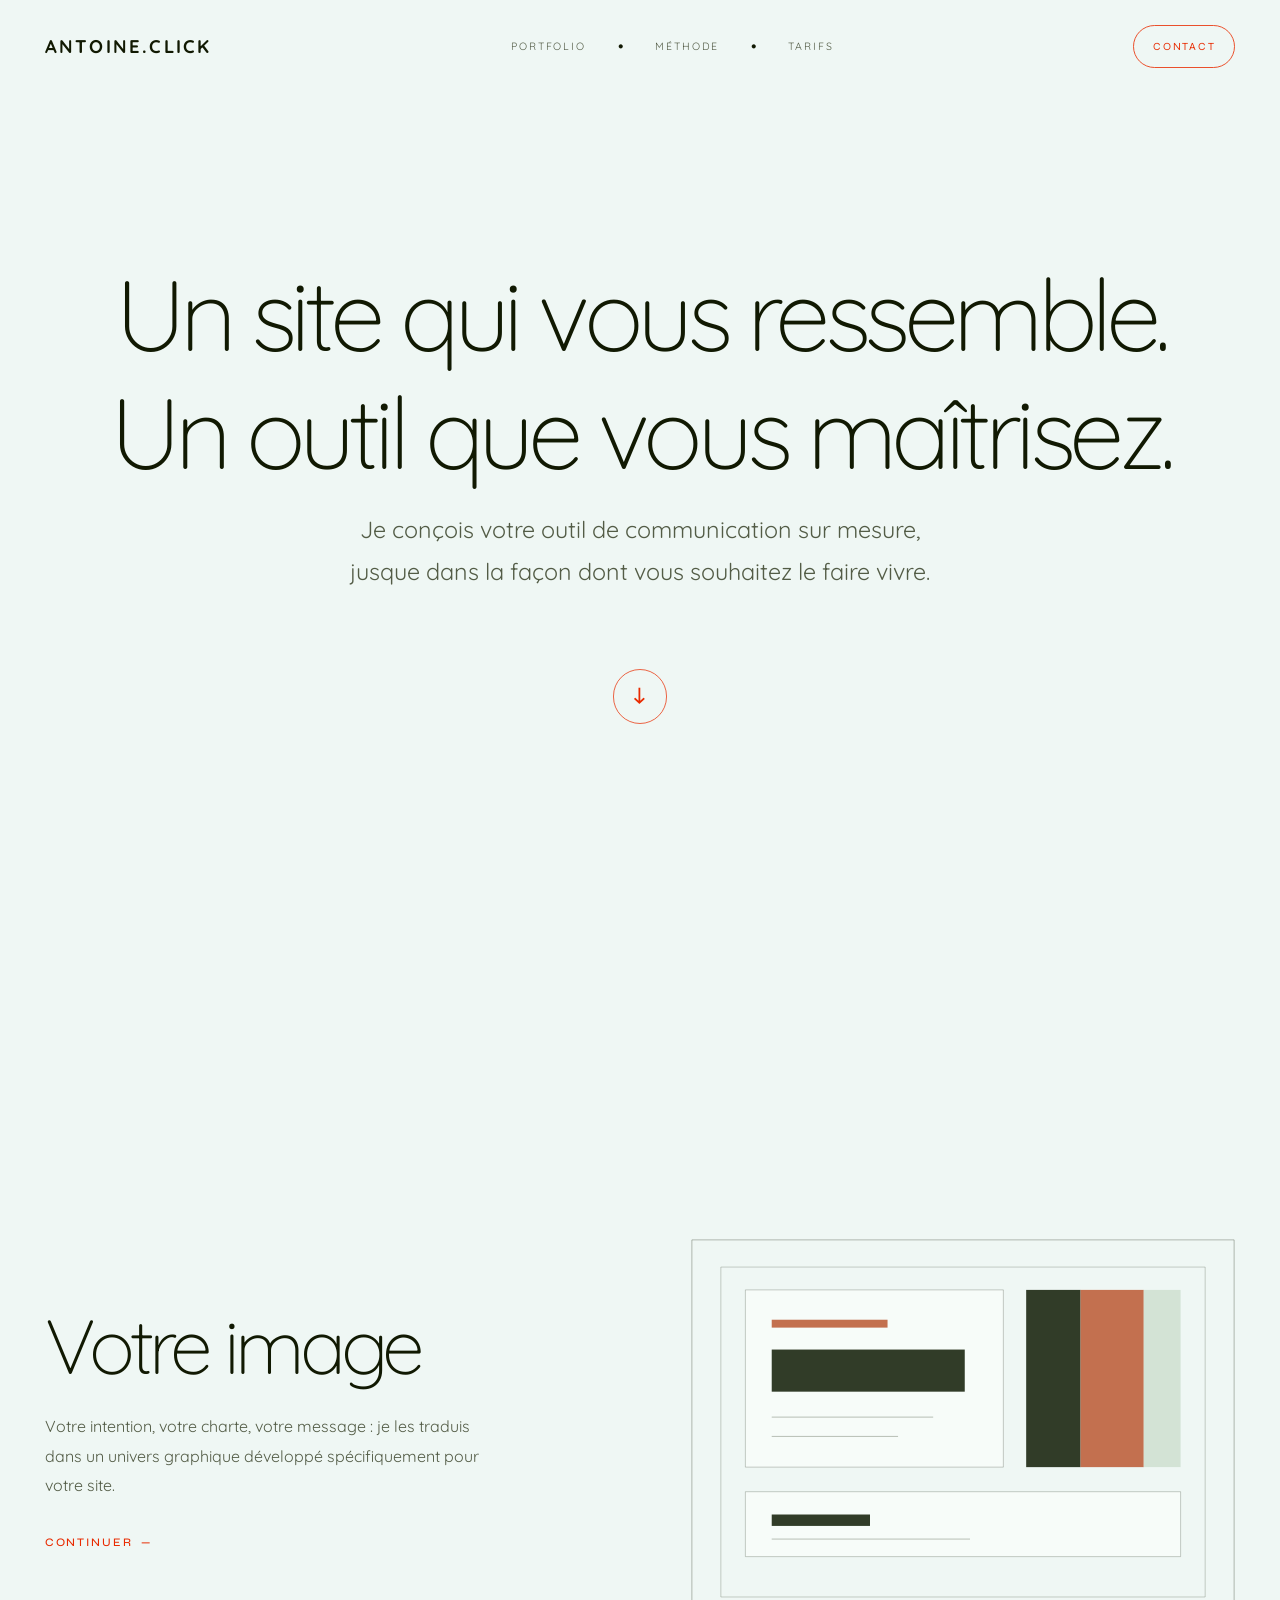
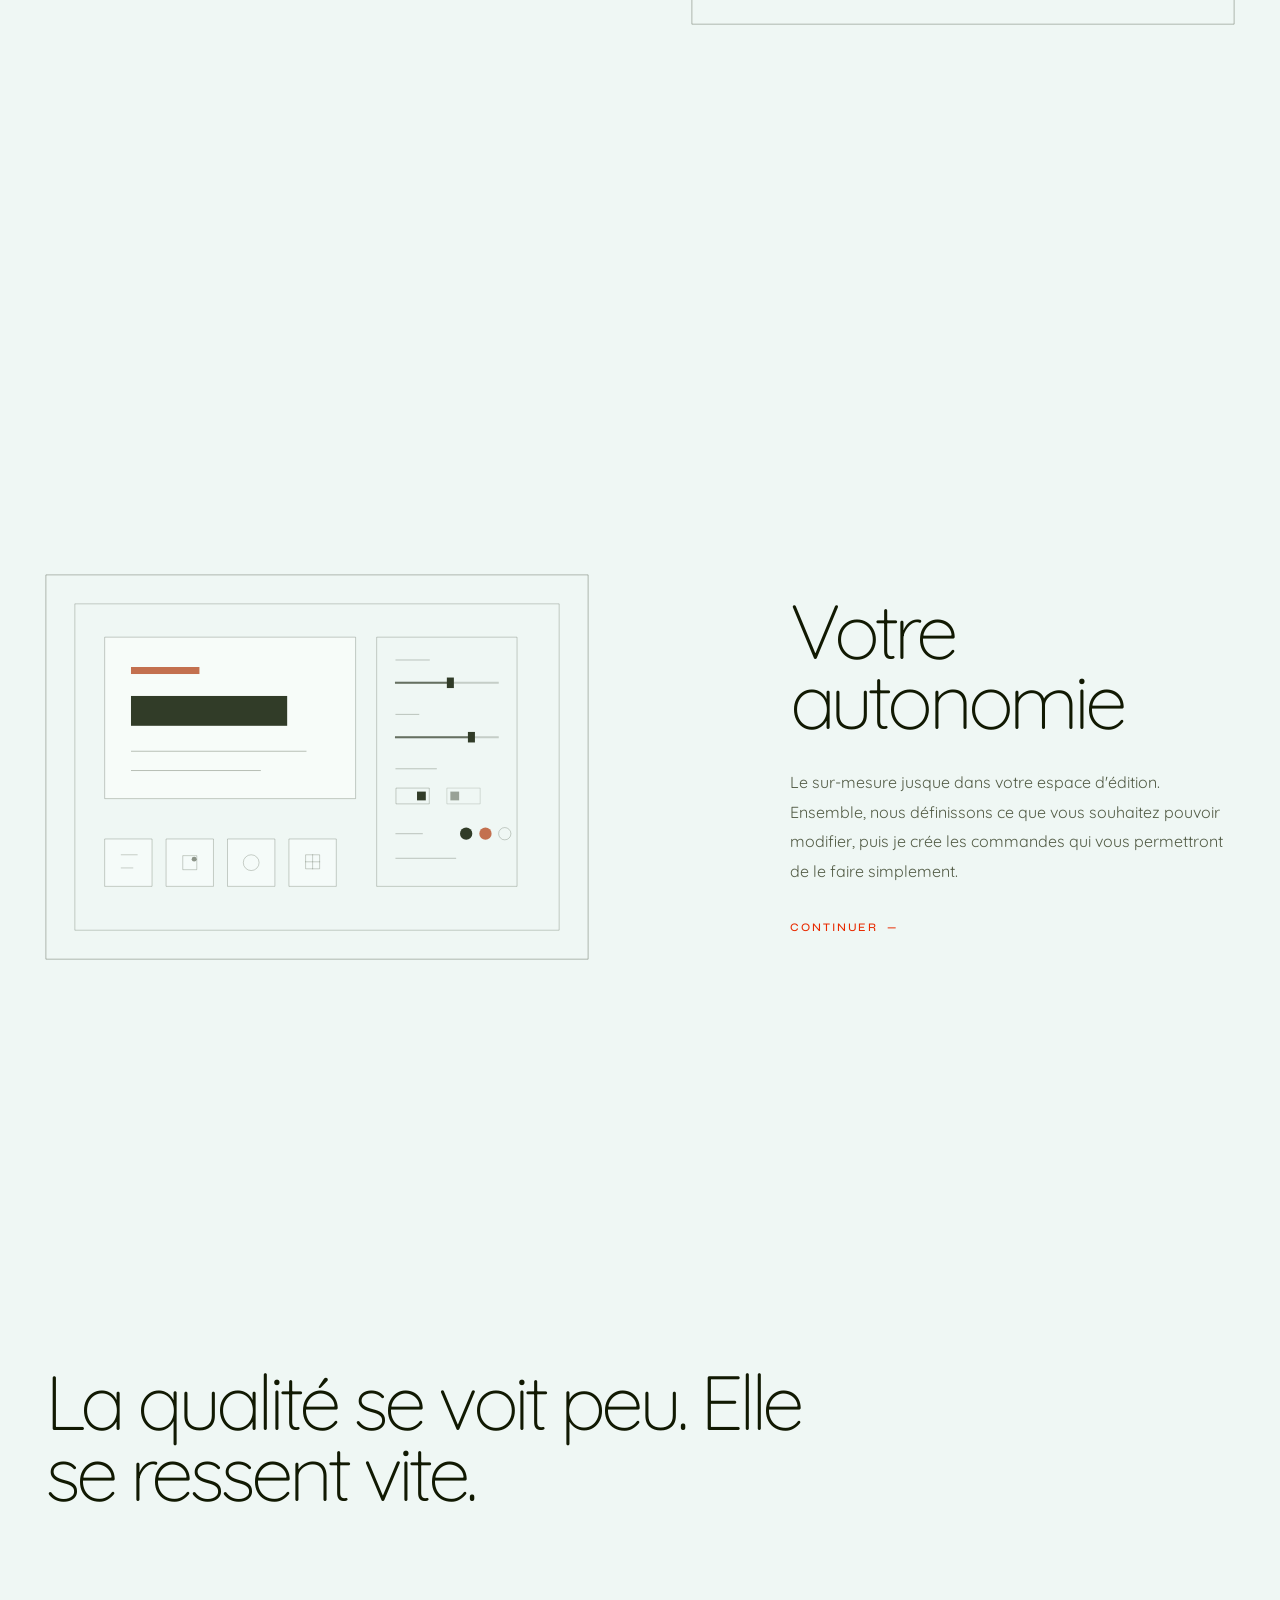
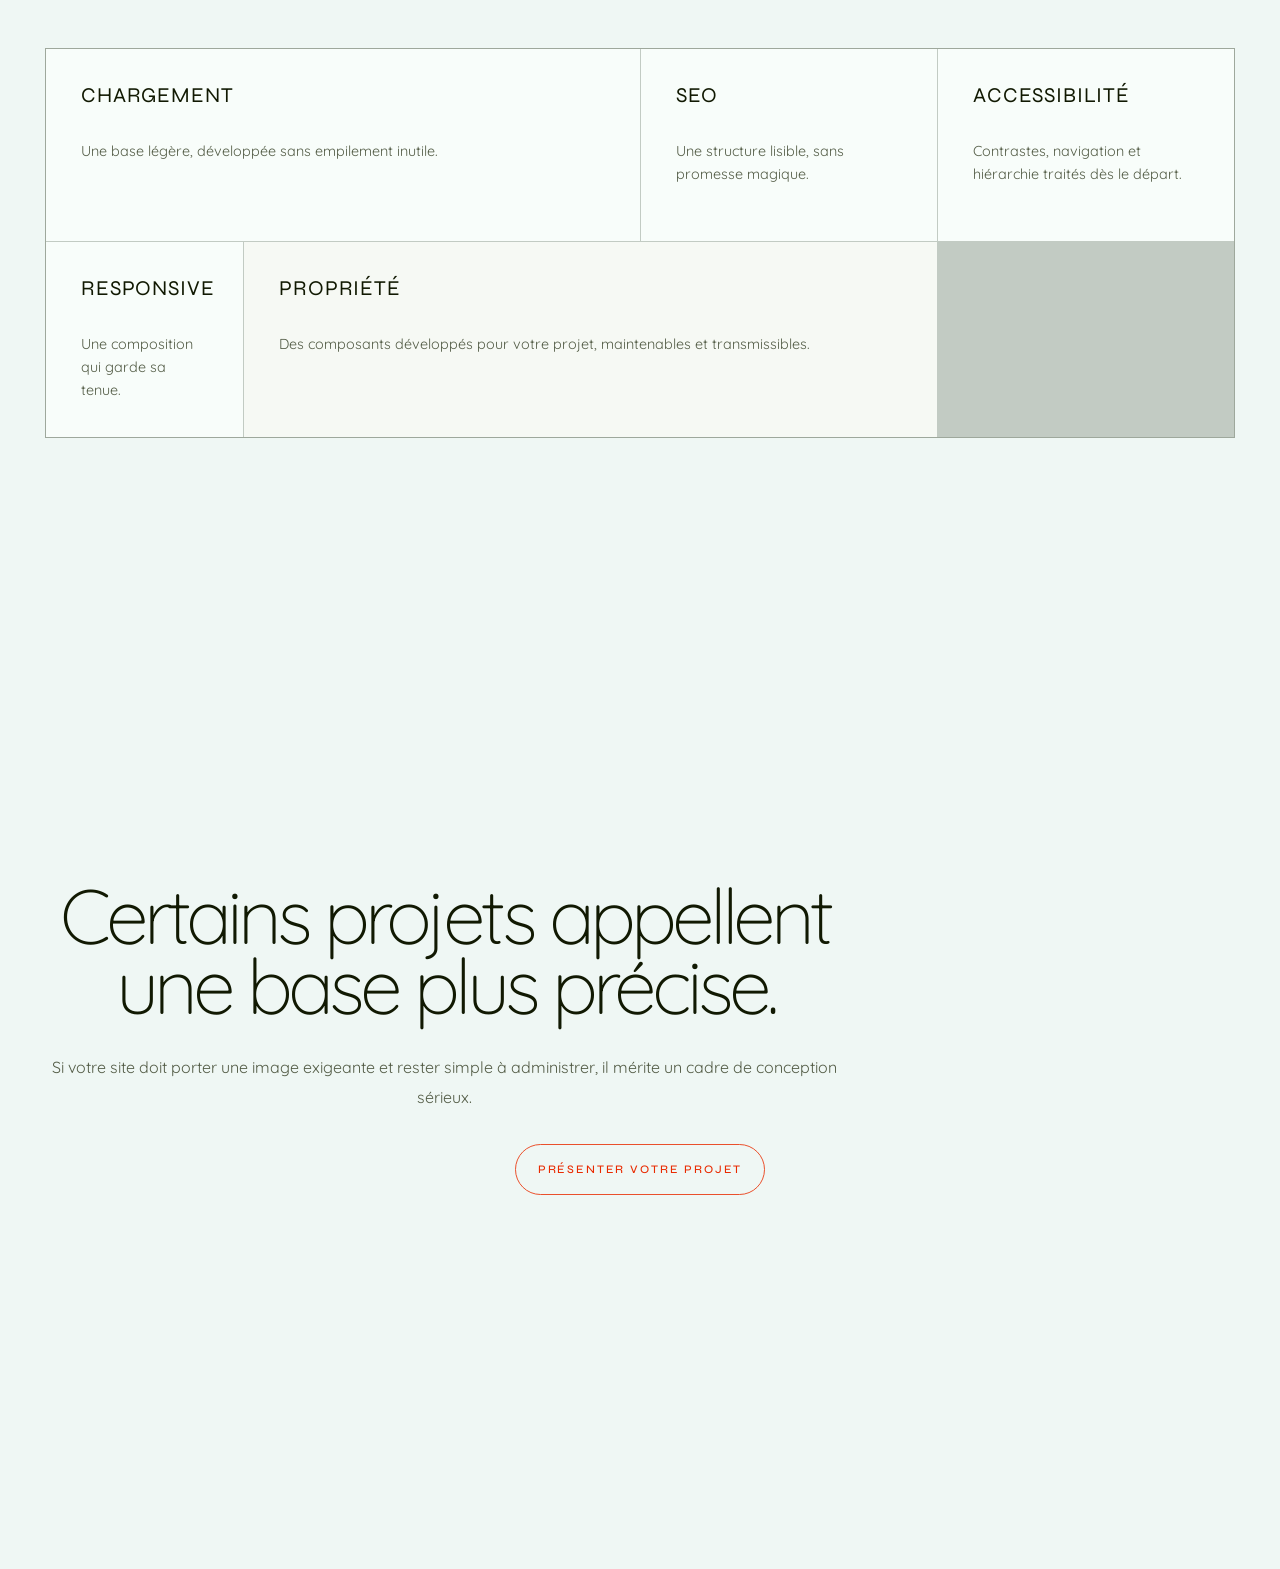
<file: index.html>
<!doctype html>
<html lang="fr">
  <head>
    <meta charset="UTF-8">
    <meta name="viewport" content="width=device-width, initial-scale=1">
    <meta
      name="description"
      content="Prototype du futur site d’Antoine, fondé sur la direction éditoriale manifeste validée."
    >
    <title>Antoine — Sites vitrines sur mesure</title>
    <link rel="preconnect" href="https://fonts.googleapis.com">
    <link rel="preconnect" href="https://fonts.gstatic.com" crossorigin>
    <link
      href="https://fonts.googleapis.com/css2?family=Quicksand:wght@300;400;500&family=Syne:wght@400;500&display=swap"
      rel="stylesheet"
    >
    <link rel="stylesheet" href="editorial.css">
  </head>
  <body>
    <a class="skip-link" href="#main">Aller au contenu</a>

    <header class="site-header stage" aria-label="En-tête du site">
      <div class="site-header__content stage-content">
        <a class="brand" href="index.html" aria-label="Antoine.click, accueil">
          <span class="brand__name">Antoine.click</span>
        </a>

        <button
          class="nav-toggle"
          type="button"
          aria-expanded="false"
          aria-controls="site-nav"
        >
          <span class="nav-toggle__icon" aria-hidden="true">
            <span></span>
            <span></span>
            <span></span>
          </span>
          <span class="visually-hidden">Ouvrir le menu</span>
        </button>

        <a class="contact-link" href="#contact">Contact</a>

        <nav
          class="site-nav"
          id="site-nav"
          aria-label="Navigation principale"
          aria-hidden="true"
          inert
        >
          <a href="portfolio.html">Portfolio</a>
          <span class="site-nav__separator" aria-hidden="true">•</span>
          <a href="methode.html">Méthode</a>
          <span class="site-nav__separator" aria-hidden="true">•</span>
          <a href="tarifs.html">Tarifs</a>
        </nav>
      </div>
    </header>

    <main id="main">
      <section class="stage" aria-labelledby="hero-title">
        <div class="stage-content hero">
          <h1 id="hero-title">
            <span>Un site qui vous ressemble.</span>
            <span>Un outil que vous maîtrisez.</span>
          </h1>
          <p class="hero__intro">
            Je conçois votre outil de communication sur mesure, jusque dans la
            façon dont vous souhaitez le faire vivre.
          </p>
          <div class="hero__actions">
            <a class="scroll-cue" href="#image" aria-label="Découvrir la suite">
              <span aria-hidden="true">↓</span>
            </a>
          </div>
        </div>
      </section>

      <section class="stage" id="image" aria-labelledby="image-title">
        <div class="stage-content editorial-block">
        <div class="editorial-block__copy">
          <h2 id="image-title">Votre image</h2>
          <p>
            Votre intention, votre charte, votre message : je les traduis dans
            un univers graphique développé spécifiquement pour votre site.
          </p>
          <a class="read-link" href="#edition">Continuer <span aria-hidden="true">—</span></a>
        </div>

        <svg class="visual-svg visual-svg--identity" viewBox="0 0 620 440" role="img" aria-label="Étude graphique abstraite">
          <rect class="visual-svg__frame" x="1" y="1" width="618" height="438"></rect>
          <rect class="visual-svg__thin" x="34" y="32" width="552" height="376"></rect>
          <rect class="visual-svg__paper" x="62" y="58" width="294" height="202"></rect>
          <rect class="visual-svg__accent" x="92" y="92" width="132" height="9"></rect>
          <rect class="visual-svg__strong" x="92" y="126" width="220" height="48"></rect>
          <path class="visual-svg__line" d="M92 203H276"></path>
          <path class="visual-svg__line" d="M92 225H236"></path>
          <rect class="visual-svg__swatch visual-svg__swatch--dark" x="382" y="58" width="62" height="202"></rect>
          <rect class="visual-svg__swatch visual-svg__swatch--accent" x="444" y="58" width="72" height="202"></rect>
          <rect class="visual-svg__swatch visual-svg__swatch--light" x="516" y="58" width="42" height="202"></rect>
          <rect class="visual-svg__paper" x="62" y="288" width="496" height="74"></rect>
          <rect class="visual-svg__strong" x="92" y="314" width="112" height="13"></rect>
          <path class="visual-svg__line" d="M92 342H318"></path>
          </svg>
        </div>
      </section>

      <section class="stage" id="edition" aria-labelledby="edition-title">
        <div class="stage-content editorial-block editorial-block--reverse">
          <svg class="visual-svg visual-svg--interface" viewBox="0 0 620 440" role="img" aria-label="Interface de modification abstraite">
          <rect class="visual-svg__frame" x="1" y="1" width="618" height="438"></rect>
          <rect class="visual-svg__thin" x="34" y="34" width="552" height="372"></rect>
          <rect class="visual-svg__paper" x="68" y="72" width="286" height="184"></rect>
          <rect class="visual-svg__accent" x="98" y="106" width="78" height="8"></rect>
          <rect class="visual-svg__strong" x="98" y="139" width="178" height="34"></rect>
          <path class="visual-svg__line" d="M98 202H298"></path>
          <path class="visual-svg__line" d="M98 224H246"></path>

          <rect class="visual-svg__settings" x="378" y="72" width="160" height="284"></rect>
          <path class="visual-svg__setting-line" d="M400 98H438M400 160H426M400 222H446M400 296H430M400 324H468"></path>
          <path class="visual-svg__range-track" d="M400 124H516M400 186H516"></path>
          <path class="visual-svg__range-value" d="M400 124H462M400 186H486"></path>
          <rect class="visual-svg__range-thumb" x="458" y="118" width="8" height="12"></rect>
          <rect class="visual-svg__range-thumb" x="482" y="180" width="8" height="12"></rect>
          <rect class="visual-svg__toggle" x="400" y="244" width="38" height="18"></rect>
          <rect class="visual-svg__toggle-thumb" x="424" y="248" width="10" height="10"></rect>
          <rect class="visual-svg__toggle visual-svg__toggle--off" x="458" y="244" width="38" height="18"></rect>
          <rect class="visual-svg__toggle-thumb visual-svg__toggle-thumb--off" x="462" y="248" width="10" height="10"></rect>
          <circle class="visual-svg__color-dot visual-svg__color-dot--deep" cx="480" cy="296" r="7"></circle>
          <circle class="visual-svg__color-dot visual-svg__color-dot--accent" cx="502" cy="296" r="7"></circle>
          <circle class="visual-svg__color-dot visual-svg__color-dot--empty" cx="524" cy="296" r="7"></circle>
          <rect class="visual-svg__control" x="68" y="302" width="54" height="54"></rect>
          <path class="visual-svg__icon" d="M87 320H105M87 335H100"></path>
          <rect class="visual-svg__control" x="138" y="302" width="54" height="54"></rect>
          <rect class="visual-svg__icon-shape" x="157" y="321" width="16" height="16"></rect>
          <circle class="visual-svg__icon-fill" cx="170" cy="325" r="2.8"></circle>
          <rect class="visual-svg__control" x="208" y="302" width="54" height="54"></rect>
          <circle class="visual-svg__icon-shape" cx="235" cy="329" r="9"></circle>
          <rect class="visual-svg__control" x="278" y="302" width="54" height="54"></rect>
          <rect class="visual-svg__icon-shape" x="297" y="320" width="16" height="16"></rect>
          <path class="visual-svg__icon" d="M305 320V336M297 328H313"></path>
          </svg>

        <div class="editorial-block__copy">
          <h2 id="edition-title">Votre autonomie</h2>
          <p>
            Le sur-mesure jusque dans votre espace d'édition. Ensemble, nous définissons ce que vous souhaitez pouvoir modifier, puis je crée les commandes qui vous permettront de le faire simplement.
          </p>
          <a class="read-link" href="#preuves">Continuer <span aria-hidden="true">—</span></a>
          </div>
        </div>
      </section>

      <section class="stage" id="preuves" aria-labelledby="proofs-title">
        <div class="stage-content proofs">
        <h2 id="proofs-title">
          La qualité se voit peu. Elle se ressent vite.
        </h2>

        <div class="proof-grid" aria-label="Preuves et engagements">
          <article class="proof proof--wide">
            <h3>Chargement</h3>
            <p>
              Une base légère, développée sans empilement inutile.
            </p>
          </article>

          <article class="proof">
            <h3>SEO</h3>
            <p>Une structure lisible, sans promesse magique.</p>
          </article>

          <article class="proof">
            <h3>Accessibilité</h3>
            <p>Contrastes, navigation et hiérarchie traités dès le départ.</p>
          </article>

          <article class="proof proof--small">
            <h3>Responsive</h3>
            <p>Une composition qui garde sa tenue.</p>
          </article>

          <article class="proof proof--long">
            <h3>Propriété</h3>
            <p>
              Des composants développés pour votre projet, maintenables et
              transmissibles.
            </p>
          </article>
          </div>
        </div>
      </section>

      <section class="stage" id="contact" aria-labelledby="contact-title">
        <div class="stage-content closing">
          <h2 id="contact-title">Certains projets appellent une base plus précise.</h2>
          <p>
            Si votre site doit porter une image exigeante et rester simple à
            administrer, il mérite un cadre de conception sérieux.
          </p>
          <a class="button" href="mailto:contact@antoine.click">Présenter votre projet</a>
        </div>
      </section>
    </main>
    <script src="navigation.js"></script>
  </body>
</html>
</file>
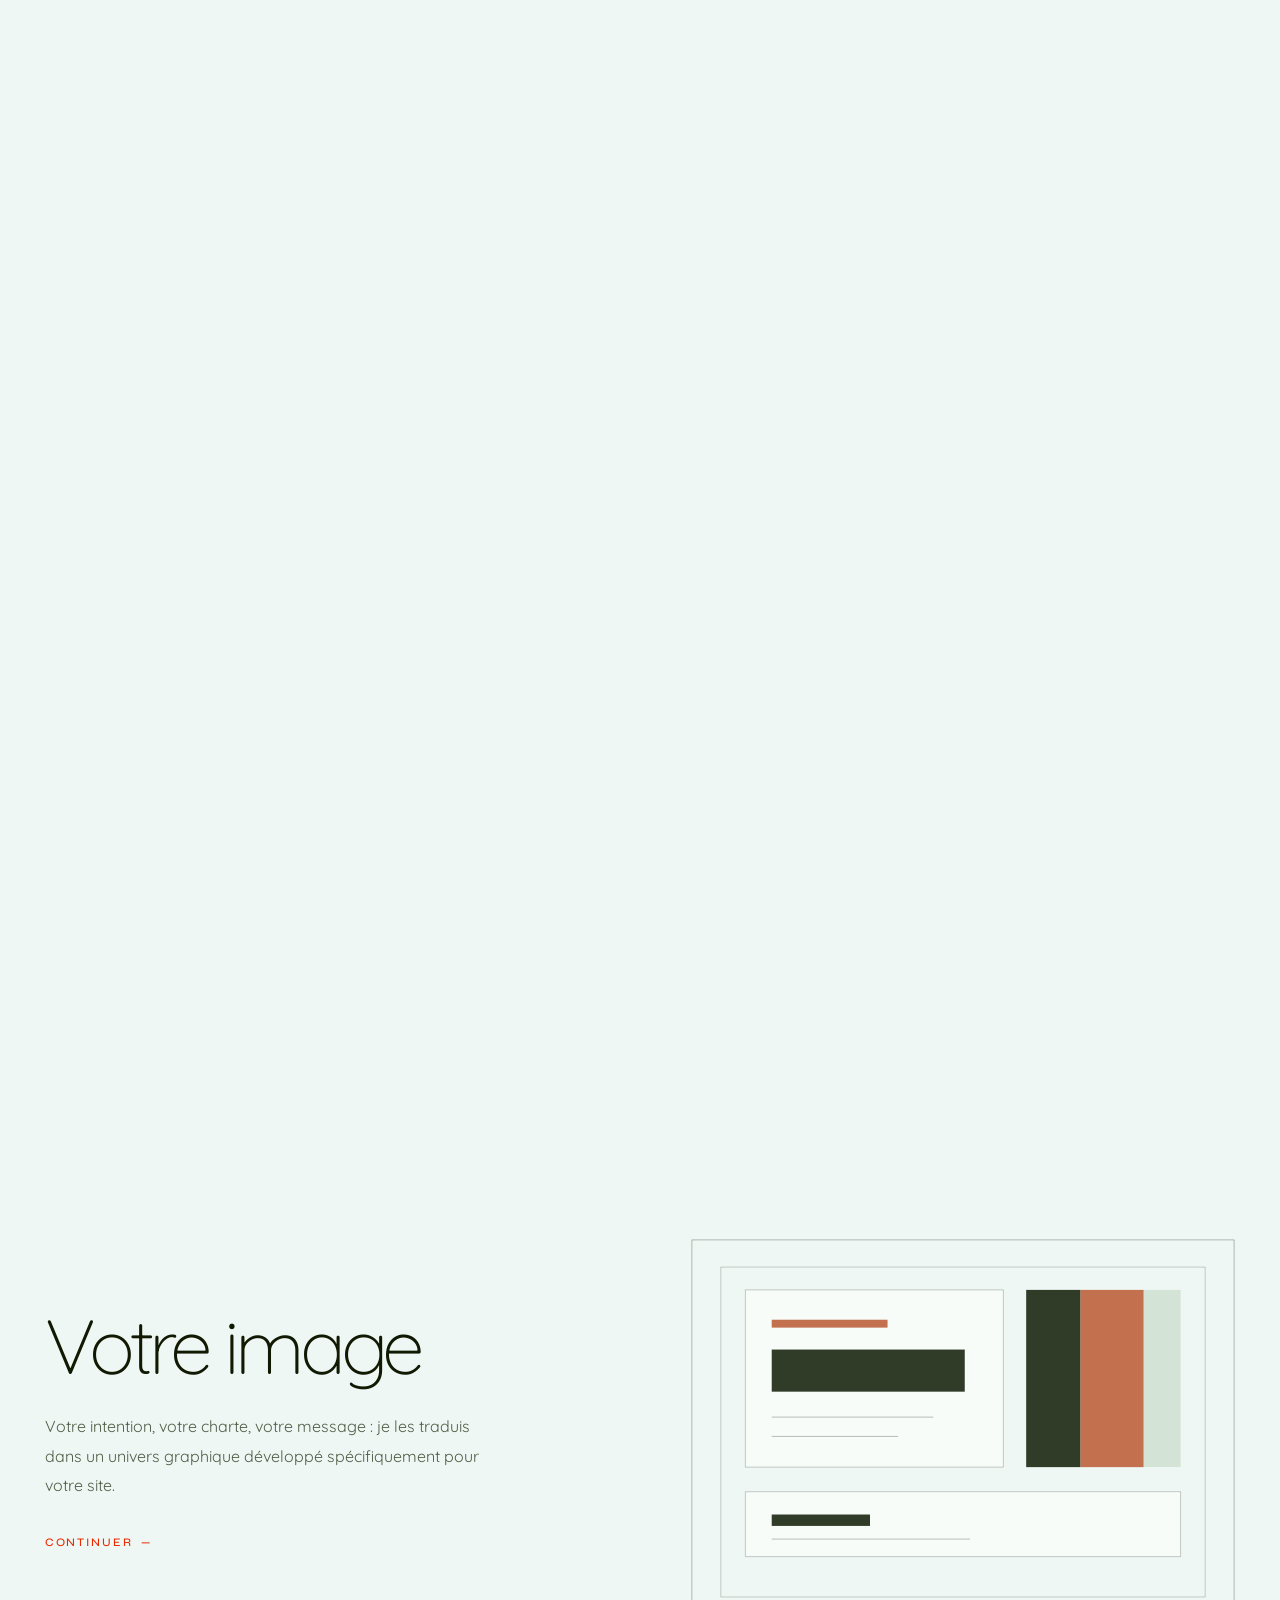
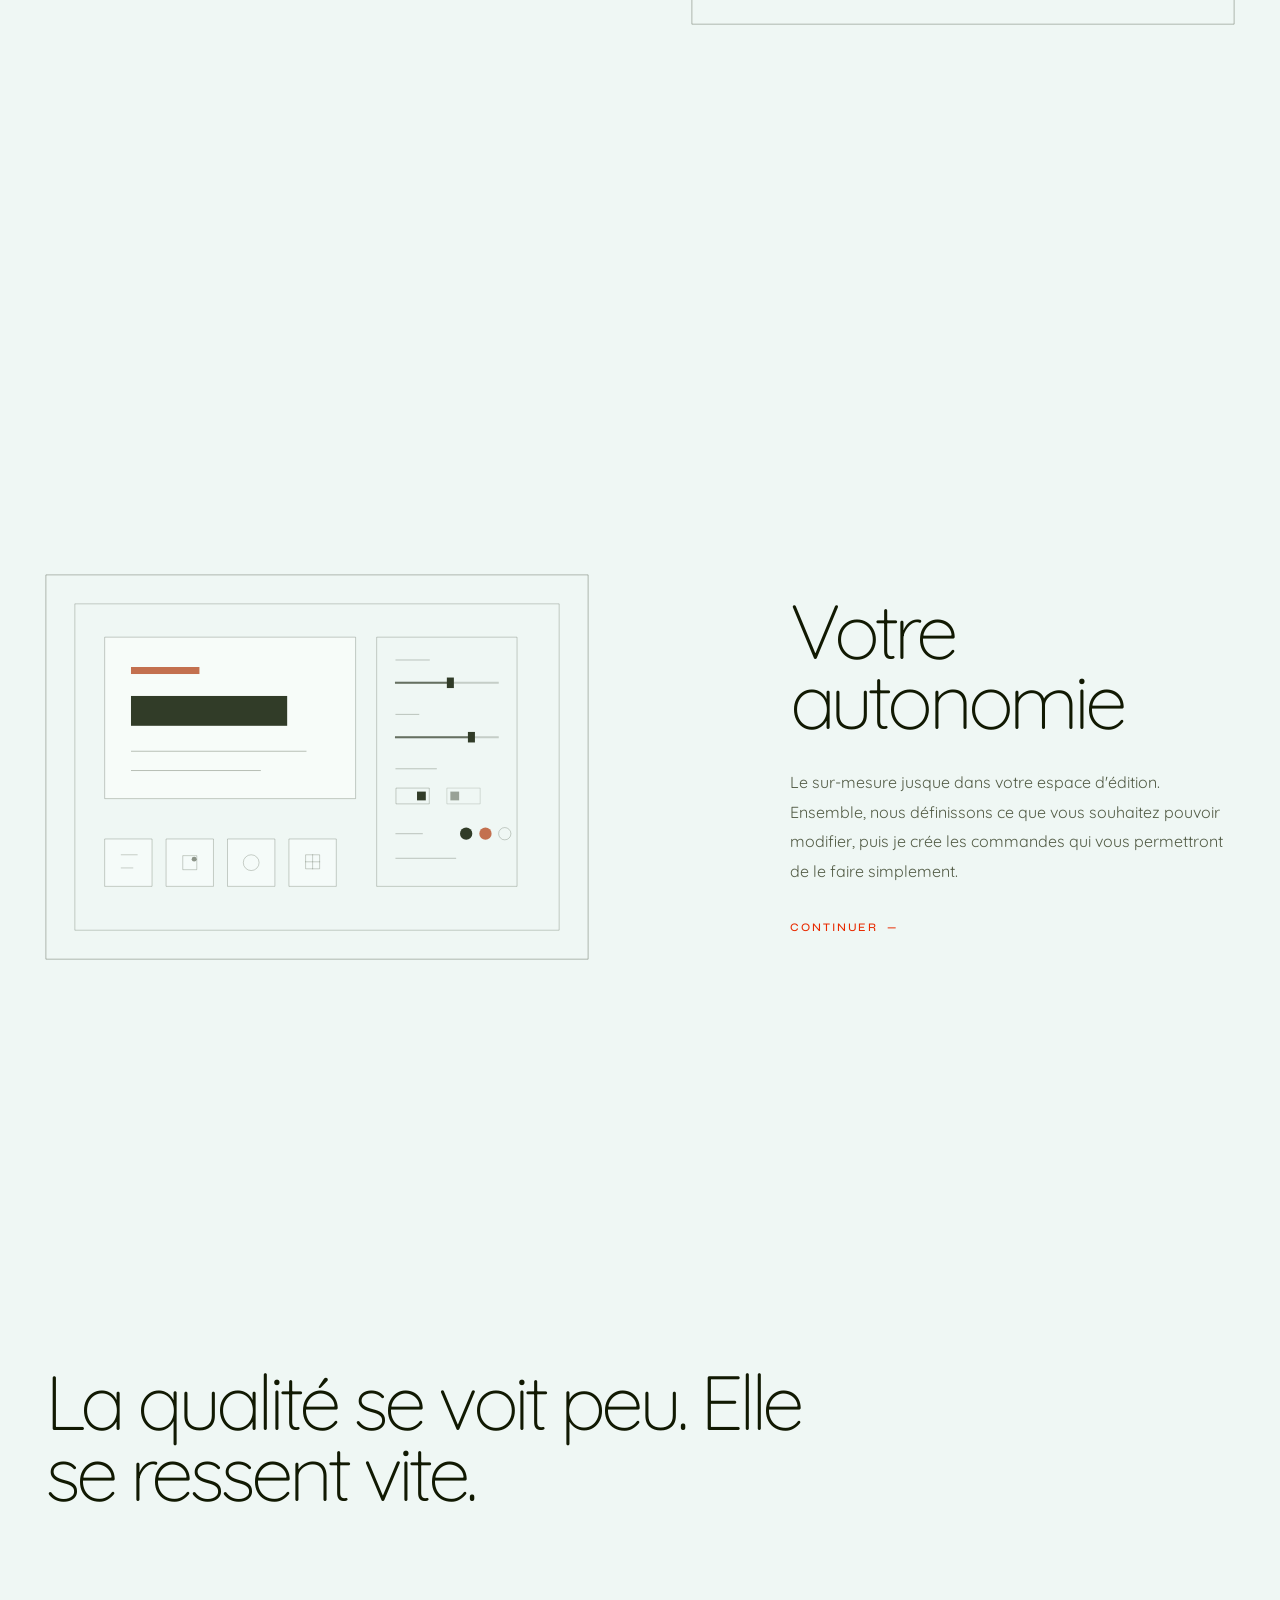
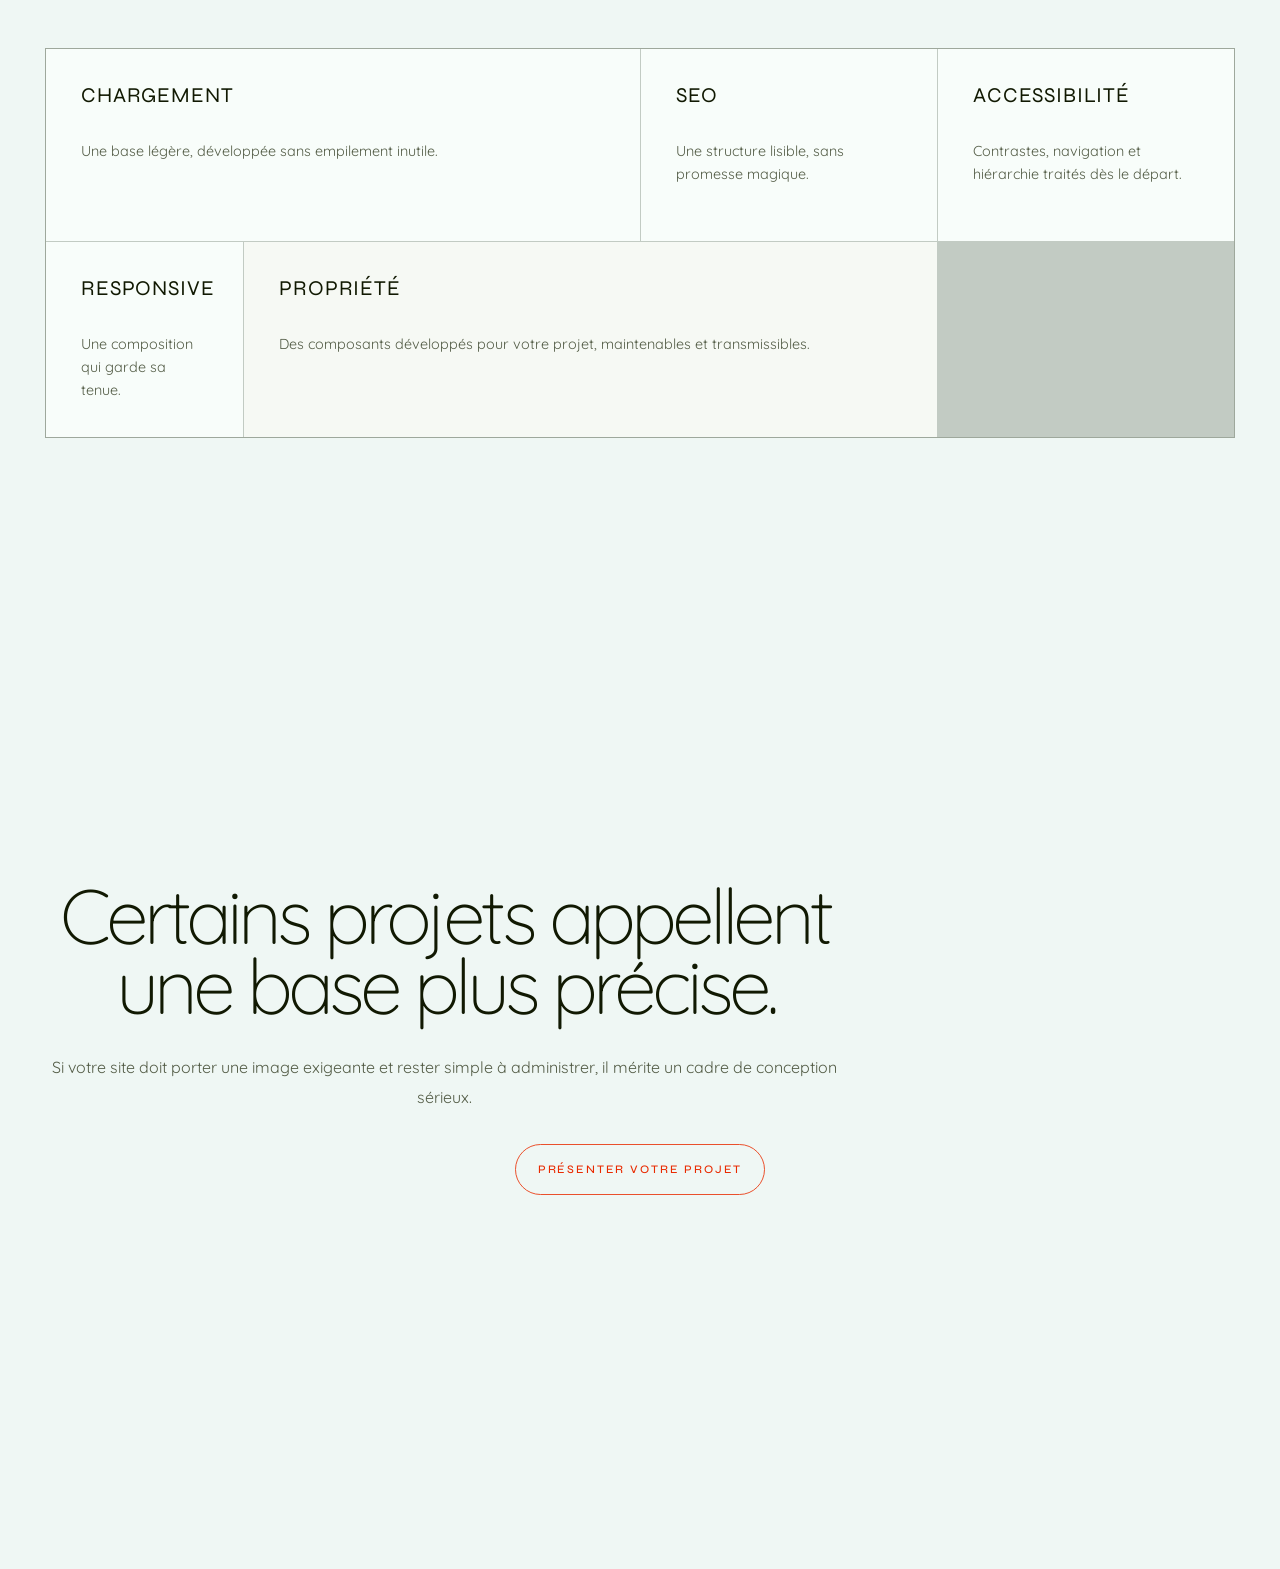
<file: editorial.html>
<!doctype html>
<html lang="fr">
  <head>
    <meta charset="UTF-8">
    <meta name="viewport" content="width=device-width, initial-scale=1">
    <meta http-equiv="refresh" content="0; url=index.html">
    <title>Redirection vers le prototype principal</title>
    <link rel="canonical" href="index.html">
  </head>
  <body>
    <p><a href="index.html">Accéder au prototype principal</a></p>
  </body>
</html>
</file>
<file: editorial.css>
:root {
  --color-acid: oklch(0.97 0.01 168.02);
  --color-red: oklch(0.6 0.23 35.68);
  --color-red-dark: oklch(0.48 0.2 35.68);
  --color-canvas: oklch(0.97 0.01 168.02);
  --color-paper: oklch(0.99 0.006 168.02);
  --color-ink: oklch(0.2 0.045 125);
  --color-muted: oklch(0.46 0.035 125);
  --color-line: oklch(0.76 0.025 145);
  --color-acid-soft: color-mix(in oklch, var(--color-acid) 74%, white);
  --visual-deep: oklch(0.34 0.038 132);
  --visual-accent: oklch(0.63 0.115 42);
  --visual-soft: oklch(0.9 0.025 150);
  --visual-line: oklch(0.72 0.025 145);
  --font-display: "Quicksand", ui-sans-serif, system-ui, sans-serif;
  --font-body: "Quicksand", ui-sans-serif, system-ui, sans-serif;
  --font-mono: "Quicksand", ui-sans-serif, system-ui, sans-serif;
  --font-accent: "Syne", "Quicksand", ui-sans-serif, system-ui, sans-serif;
  --stage-max-inline-size: 80rem;
  --stagePadding: 0.675rem;
  --stageSafety: clamp(4rem, 10vw, 8rem);
  --reading-width: 36rem;
  --header-height: 5.8rem;
  --space-xs: 0.5rem;
  --space-s: 0.85rem;
  --space-m: 1.25rem;
  --space-l: 2rem;
  --space-xl: clamp(3rem, 7vw, 6rem);
  --space-xxl: clamp(5rem, 11vw, 10rem);
}

* {
  box-sizing: border-box;
}

html {
  color: var(--color-ink);
  background: var(--color-canvas);
  font-family: var(--font-body);
  line-height: 1.6;
  scroll-behavior: smooth;
  scroll-padding-top: var(--header-height);
}

body {
  min-inline-size: 20rem;
  margin: 0;
}

a,
button {
  -webkit-tap-highlight-color: transparent;
}

a {
  color: inherit;
}

a:focus-visible {
  outline: 1px solid var(--color-red);
  outline-offset: 0.38rem;
}

.skip-link {
  position: fixed;
  inset: var(--space-m) auto auto var(--space-m);
  z-index: 100;
  padding: var(--space-s) var(--space-m);
  color: var(--color-paper);
  background: var(--color-ink);
  transform: translateY(-180%);
}

.skip-link:focus {
  transform: none;
}

.stage {
  display: flex;
  justify-content: center;
  padding-block-end: var(--stageSafety);
}

.stage-content {
  flex-grow: 0;
  flex-shrink: 0;
  inline-size: 100%;
  max-inline-size: var(--stage-max-inline-size);
  min-block-size: calc(100svh - var(--header-height));
  padding-inline: var(--stagePadding);
}

.site-header {
  position: sticky;
  z-index: 20;
  top: 0;
  padding-block-end: 0;
  background: var(--color-canvas);
  opacity: 0;
  animation: revealHeader 900ms ease 2.2s forwards;
}

.site-header__content {
  display: grid;
  grid-template-columns: 1fr auto auto;
  grid-template-rows: auto;
  align-content: center;
  align-items: center;
  column-gap: 0.7rem;
  row-gap: var(--space-m);
  min-block-size: var(--header-height);
  padding-block: var(--space-m);
}

.brand,
.contact-link,
.site-nav a {
  text-decoration: none;
}

.brand {
  display: inline-flex;
  align-items: center;
  width: fit-content;
}

.brand__name {
  font-family: var(--font-display);
  font-size: clamp(1rem, 1.45vw, 1.15rem);
  font-weight: 700;
  letter-spacing: 0.12em;
  text-transform: uppercase;
  transition: color 180ms ease;
}

.brand:hover .brand__name,
.brand:focus-visible .brand__name {
  color: var(--color-red);
}

.site-nav {
  position: absolute;
  inset-block-start: 100%;
  inset-inline: 0;
  display: flex;
  justify-content: center;
  gap: clamp(0.55rem, 3vw, 1rem);
  padding: 1rem var(--stagePadding) 1.15rem;
  background: var(--color-canvas);
  opacity: 0;
  pointer-events: none;
  transform: translateY(-0.65rem);
  visibility: hidden;
  transition:
    opacity 220ms ease,
    transform 220ms ease,
    visibility 0s linear 220ms;
}

.site-nav.is-open {
  opacity: 1;
  pointer-events: auto;
  transform: translateY(0);
  visibility: visible;
  transition-delay: 0s;
}

.nav-toggle {
  display: inline-flex;
  align-items: center;
  justify-content: center;
  inline-size: 2.75rem;
  block-size: 2.75rem;
  padding: 0;
  border: 0;
  border-radius: 0;
  color: var(--color-ink);
  background: transparent;
  box-shadow: none;
  cursor: pointer;
  transition:
    background-color 180ms ease,
    box-shadow 180ms ease,
    color 180ms ease;
}

.nav-toggle:hover,
.nav-toggle:focus-visible {
  color: var(--color-red-dark);
  background: color-mix(in oklch, var(--color-red) 5%, transparent);
  box-shadow: 0 0 0 0.28rem color-mix(in oklch, var(--color-red) 9%, transparent);
}

.nav-toggle:focus-visible {
  outline: 1px solid var(--color-red);
  outline-offset: 0.38rem;
}

.nav-toggle__icon {
  display: grid;
  gap: 0.3rem;
  inline-size: 1rem;
}

.nav-toggle__icon span {
  display: block;
  block-size: 1px;
  background: currentColor;
  transform-origin: center;
  transition:
    opacity 180ms ease,
    transform 180ms ease;
}

.nav-toggle[aria-expanded="true"] .nav-toggle__icon span:first-child {
  transform: translateY(0.3625rem) rotate(45deg);
}

.nav-toggle[aria-expanded="true"] .nav-toggle__icon span:nth-child(2) {
  opacity: 0;
  transform: scaleX(0);
}

.nav-toggle[aria-expanded="true"] .nav-toggle__icon span:last-child {
  transform: translateY(-0.3625rem) rotate(-45deg);
}

.visually-hidden {
  position: absolute;
  inline-size: 1px;
  block-size: 1px;
  clip-path: inset(50%);
  white-space: nowrap;
}

.site-nav a {
  position: relative;
  color: var(--color-muted);
  font-size: 0.66rem;
  font-weight: 400;
  letter-spacing: 0.18em;
  text-transform: uppercase;
  transition:
    color 180ms ease,
    opacity 180ms ease;
}

.site-nav__separator {
  color: var(--color-ink);
  font-size: 1rem;
  line-height: 1;
}

.site-nav a::after,
.read-link::after {
  position: absolute;
  right: 0;
  bottom: -0.42rem;
  left: 0;
  height: 1px;
  background: var(--color-red);
  content: "";
  opacity: 0;
  transform: scaleX(0.35);
  transition:
    opacity 180ms ease,
    transform 180ms ease;
}

.site-nav a:hover,
.read-link:hover,
.read-link:focus-visible {
  color: var(--color-red);
}

.site-nav a:hover::after,
.read-link:hover::after,
.read-link:focus-visible::after {
  opacity: 1;
  transform: scaleX(1);
}

.contact-link {
  padding: 0.72rem 0.8rem;
  border: 1px solid color-mix(in oklch, var(--color-red) 82%, transparent);
  border-radius: 999px;
  box-shadow: none;
  color: var(--color-red);
  background: transparent;
  font-family: var(--font-accent);
  font-size: 0.68rem;
  font-weight: 400;
  letter-spacing: 0.16em;
  text-transform: uppercase;
  transition:
    background-color 180ms ease,
    border-color 180ms ease,
    box-shadow 180ms ease,
    color 180ms ease,
    opacity 180ms ease;
}

.contact-link:hover,
.contact-link:focus-visible {
  color: var(--color-red-dark);
  background: color-mix(in oklch, var(--color-red) 5%, transparent);
  border-color: var(--color-red);
  box-shadow: 0 0 0 0.28rem color-mix(in oklch, var(--color-red) 9%, transparent);
}

.hero {
  display: flex;
  flex-direction: column;
  align-items: center;
  justify-content: center;
  opacity: 0;
  text-align: center;
  animation: revealHero 1000ms ease 160ms forwards;
}

h1,
h2 {
  font-family: var(--font-display);
  font-weight: 300;
  letter-spacing: -0.065em;
}

h1 {
  width: 100%;
  max-width: min(100%, 20ch);
  margin: 0;
  font-size: clamp(2.48rem, 13vw, 3rem);
  line-height: 0.94;
}

h1 span {
  display: block;
}

h1 span + span {
  margin-top: clamp(0.28em, 1.2vw, 0.42em);
}

.hero__intro {
  max-width: 44rem;
  margin: var(--space-l) auto 0;
  color: var(--color-muted);
  font-size: 1rem;
  line-height: 1.75;
  text-wrap: balance;
}

.hero__actions {
  display: flex;
  flex-wrap: wrap;
  align-items: center;
  flex-direction: column;
  gap: var(--space-m);
  margin-top: clamp(2.5rem, 6vw, 5rem);
}

.button,
.text-link,
.read-link,
.scroll-cue {
  display: inline-flex;
  align-items: center;
  justify-content: center;
  gap: 0.55rem;
  font-weight: 500;
}

.button {
  width: 100%;
  min-height: 3.15rem;
  padding: 0.82rem 1.35rem;
  color: var(--color-red);
  background: transparent;
  border: 1px solid color-mix(in oklch, var(--color-red) 82%, transparent);
  border-radius: 999px;
  box-shadow: none;
  font-family: var(--font-accent);
  font-size: 0.72rem;
  letter-spacing: 0.16em;
  text-transform: uppercase;
  text-decoration: none;
  transition:
    background-color 180ms ease,
    border-color 180ms ease,
    box-shadow 180ms ease,
    color 180ms ease;
}

.button:hover,
.button:focus-visible {
  color: var(--color-red-dark);
  background: color-mix(in oklch, var(--color-red) 5%, transparent);
  border-color: var(--color-red);
  transform: none;
  box-shadow: 0 0 0 0.3rem color-mix(in oklch, var(--color-red) 9%, transparent);
}

.scroll-cue {
  align-self: center;
  width: 3.4rem;
  aspect-ratio: 1;
  color: var(--color-red);
  border: 1px solid color-mix(in oklch, var(--color-red) 72%, transparent);
  border-radius: 50%;
  font-family: var(--font-accent);
  font-size: 1.35rem;
  text-decoration: none;
  opacity: 0;
  animation: revealHeader 900ms ease 2.2s forwards;
  transition:
    background-color 180ms ease,
    border-color 180ms ease,
    box-shadow 180ms ease,
    color 180ms ease,
    transform 180ms ease;
}

.scroll-cue:hover,
.scroll-cue:focus-visible {
  color: var(--color-red-dark);
  background: color-mix(in oklch, var(--color-red) 5%, transparent);
  border-color: var(--color-red);
  box-shadow: 0 0 0 0.3rem color-mix(in oklch, var(--color-red) 9%, transparent);
  transform: translateY(0.18rem);
}

.text-link,
.read-link {
  text-underline-offset: 0.3rem;
}

.editorial-block {
  display: grid;
  grid-template-columns: 1fr;
  align-content: start;
  align-items: center;
  gap: clamp(3rem, 10vw, 10rem);
}

.editorial-block--reverse {
  grid-template-columns: 1fr;
}

.editorial-block--reverse .visual-svg {
  grid-row: 2;
  order: 2;
}

.editorial-block--reverse .editorial-block__copy {
  grid-row: 1;
}

.editorial-block__copy {
  max-width: var(--reading-width);
}

.editorial-block h2,
.proofs h2,
.closing h2 {
  margin: 0;
  font-size: clamp(2.85rem, 6vw, 6.4rem);
  font-weight: 300;
  line-height: 0.92;
}

.editorial-block p,
.closing p {
  margin: var(--space-l) 0 0;
  color: var(--color-muted);
  font-size: clamp(1rem, 1.25vw, 1.08rem);
  line-height: 1.85;
}

.read-link {
  position: relative;
  margin-top: var(--space-l);
  color: var(--color-red);
  font-family: var(--font-accent);
  font-size: 0.72rem;
  letter-spacing: 0.16em;
  text-decoration: none;
  text-transform: uppercase;
}

.visual-svg {
  display: block;
  width: min(100%, 28rem);
  height: auto;
  color: var(--visual-deep);
  justify-self: center;
  margin-inline: auto;
}

.visual-svg--interface {
  width: min(100%, 32rem);
}

.visual-svg__frame,
.visual-svg__thin,
.visual-svg__paper,
.visual-svg__control,
.visual-svg__icon-shape {
  fill: none;
  vector-effect: non-scaling-stroke;
}

.visual-svg__frame {
  stroke: color-mix(in oklch, var(--visual-deep) 34%, transparent);
}

.visual-svg__thin,
.visual-svg__control,
.visual-svg__icon,
.visual-svg__icon-shape {
  stroke: color-mix(in oklch, var(--visual-deep) 24%, transparent);
}

.visual-svg__paper {
  fill: color-mix(in oklch, var(--color-paper) 86%, transparent);
  stroke: color-mix(in oklch, var(--visual-deep) 25%, transparent);
}

.visual-svg__accent {
  fill: var(--visual-accent);
}

.visual-svg__strong,
.visual-svg__swatch--dark {
  fill: var(--visual-deep);
}

.visual-svg__line {
  fill: none;
  stroke: color-mix(in oklch, var(--visual-deep) 32%, transparent);
  vector-effect: non-scaling-stroke;
}

.visual-svg__swatch--accent {
  fill: var(--visual-accent);
}

.visual-svg__swatch--light {
  fill: var(--visual-soft);
}

.visual-svg__control {
  fill: color-mix(in oklch, var(--color-paper) 78%, transparent);
}

.visual-svg__icon {
  fill: none;
  stroke-linecap: square;
  vector-effect: non-scaling-stroke;
}

.visual-svg__icon-fill {
  fill: color-mix(in oklch, var(--visual-deep) 54%, transparent);
}

.visual-svg__settings,
.visual-svg__toggle,
.visual-svg__color-dot--empty {
  fill: none;
  stroke: color-mix(in oklch, var(--visual-deep) 24%, transparent);
  vector-effect: non-scaling-stroke;
}

.visual-svg__range-track,
.visual-svg__range-value,
.visual-svg__setting-line {
  fill: none;
  stroke-linecap: square;
  vector-effect: non-scaling-stroke;
}

.visual-svg__range-track {
  stroke: color-mix(in oklch, var(--visual-deep) 22%, transparent);
  stroke-width: 2;
}

.visual-svg__range-value {
  stroke: color-mix(in oklch, var(--visual-deep) 64%, transparent);
  stroke-width: 2;
}

.visual-svg__setting-line {
  stroke: color-mix(in oklch, var(--visual-deep) 28%, transparent);
  stroke-width: 1;
}

.visual-svg__range-thumb {
  fill: var(--visual-deep);
}

.visual-svg__toggle--off {
  opacity: 0.62;
}

.visual-svg__toggle-thumb {
  fill: var(--visual-deep);
}

.visual-svg__toggle-thumb--off {
  opacity: 0.46;
}

.visual-svg__color-dot--deep {
  fill: var(--visual-deep);
}

.visual-svg__color-dot--accent {
  fill: var(--visual-accent);
}

.proofs {
  display: flex;
  flex-direction: column;
  justify-content: center;
}

.proofs h2 {
  max-width: 17ch;
}

.proof-grid {
  display: grid;
  grid-template-columns: 1fr;
  gap: 1px;
  margin-top: var(--space-xxl);
  background: color-mix(in oklch, var(--color-ink) 20%, transparent);
  border: 1px solid color-mix(in oklch, var(--color-ink) 20%, transparent);
}

.proof {
  min-height: 12rem;
  padding: clamp(1.25rem, 3vw, 2.2rem);
  background: color-mix(in oklch, var(--color-paper) 94%, var(--color-acid) 6%);
  border: 0;
}

.proof--wide {
  grid-column: auto;
}

.proof:not(.proof--wide):not(.proof--small):not(.proof--long) {
  grid-column: auto;
}

.proof--small {
  grid-column: auto;
}

.proof--long {
  grid-column: auto;
  background: var(--color-acid-soft);
}

.proof h3 {
  margin: 0;
  font-family: var(--font-accent);
  font-size: clamp(1.1rem, 1.65vw, 1.55rem);
  font-weight: 400;
  letter-spacing: 0.04em;
  line-height: 1.1;
  text-transform: uppercase;
}

.proof p {
  margin: var(--space-l) 0 0;
  color: var(--color-muted);
  font-size: 0.9rem;
}

.closing {
  display: flex;
  flex-direction: column;
  justify-content: center;
  text-align: center;
}

.closing > * {
  inline-size: 100%;
  max-inline-size: 50rem;
  margin-inline: auto;
}

.closing .button {
  margin-top: var(--space-l);
}

@media (min-width: 42.0625rem) {
  :root {
    --stagePadding: clamp(1rem, 3.5vw, 3.5rem);
  }

  .site-header__content {
    grid-template-columns: auto 1fr auto;
    grid-template-rows: auto;
    align-content: center;
    gap: var(--space-l);
    block-size: var(--header-height);
    padding-block: 0;
  }

  .nav-toggle {
    display: none;
  }

  .site-nav,
  .site-nav.is-open {
    position: static;
    grid-column: 2;
    grid-row: 1;
    display: flex;
    justify-content: center;
    gap: clamp(1rem, 2.5vw, 2rem);
    padding: 0;
    background: transparent;
    opacity: 1;
    pointer-events: auto;
    transform: none;
    visibility: visible;
    transition: none;
  }

  .contact-link {
    grid-column: 3;
    grid-row: 1;
    justify-self: end;
    inline-size: max-content;
    padding-inline: 1.18rem;
  }

  .brand {
    grid-column: 1;
    grid-row: 1;
  }

  .hero {
    align-items: center;
    text-align: center;
  }

  h1 {
    font-size: clamp(3rem, 7vw, 3.4rem);
    line-height: 0.9;
  }

  h1,
  .hero__intro {
    margin-inline: auto;
  }

  .hero__intro {
    font-size: clamp(1rem, calc(0.5rem + 1.2vw), 1.48rem);
    line-height: 1.8;
  }

  .hero__actions {
    align-items: center;
    flex-direction: row;
    justify-content: center;
  }

  .button {
    width: auto;
  }

  .scroll-cue {
    align-self: auto;
  }

  .visual-svg {
    width: min(100%, 34rem);
  }

  .editorial-block {
    align-content: normal;
  }

  .proof-grid {
    grid-template-columns: repeat(12, minmax(0, 1fr));
  }

  .proof--wide,
  .proof:not(.proof--wide):not(.proof--small):not(.proof--long),
  .proof--small,
  .proof--long {
    grid-column: span 6;
  }

}

@media (min-width: 48.0625rem) {
  h1 {
    font-size: clamp(3.2rem, 7.8vw, 7.6rem);
  }
}

@media (min-width: 64.0625rem) {
  .site-nav {
    gap: clamp(1.7rem, 5vw, 5.8rem);
  }

  .editorial-block {
    grid-template-columns: minmax(0, 0.72fr) minmax(20rem, 1fr);
  }

  .editorial-block--reverse {
    grid-template-columns: minmax(20rem, 1fr) minmax(0, 0.72fr);
  }

  .editorial-block--reverse .visual-svg,
  .editorial-block--reverse .editorial-block__copy {
    grid-row: auto;
    order: initial;
  }

  .visual-svg--identity {
    justify-self: end;
    margin-inline: 0;
  }

  .visual-svg--interface {
    justify-self: start;
    margin-inline: 0;
  }

  .proof--wide {
    grid-column: span 6;
  }

  .proof:not(.proof--wide):not(.proof--small):not(.proof--long) {
    grid-column: span 3;
  }

  .proof--small {
    grid-column: span 2;
  }

  .proof--long {
    grid-column: span 7;
  }
}

@media (prefers-reduced-motion: no-preference) {
  @keyframes revealHero {
    to {
      opacity: 1;
    }
  }

  @keyframes revealHeader {
    to {
      opacity: 1;
    }
  }
}

@media (prefers-reduced-motion: reduce) {
  html {
    scroll-behavior: auto;
  }

  .site-header,
  .hero,
  .scroll-cue {
    animation: none;
    opacity: 1;
  }

  .site-nav,
  .nav-toggle,
  .nav-toggle__icon span {
    transition: none;
  }
}
</file>
